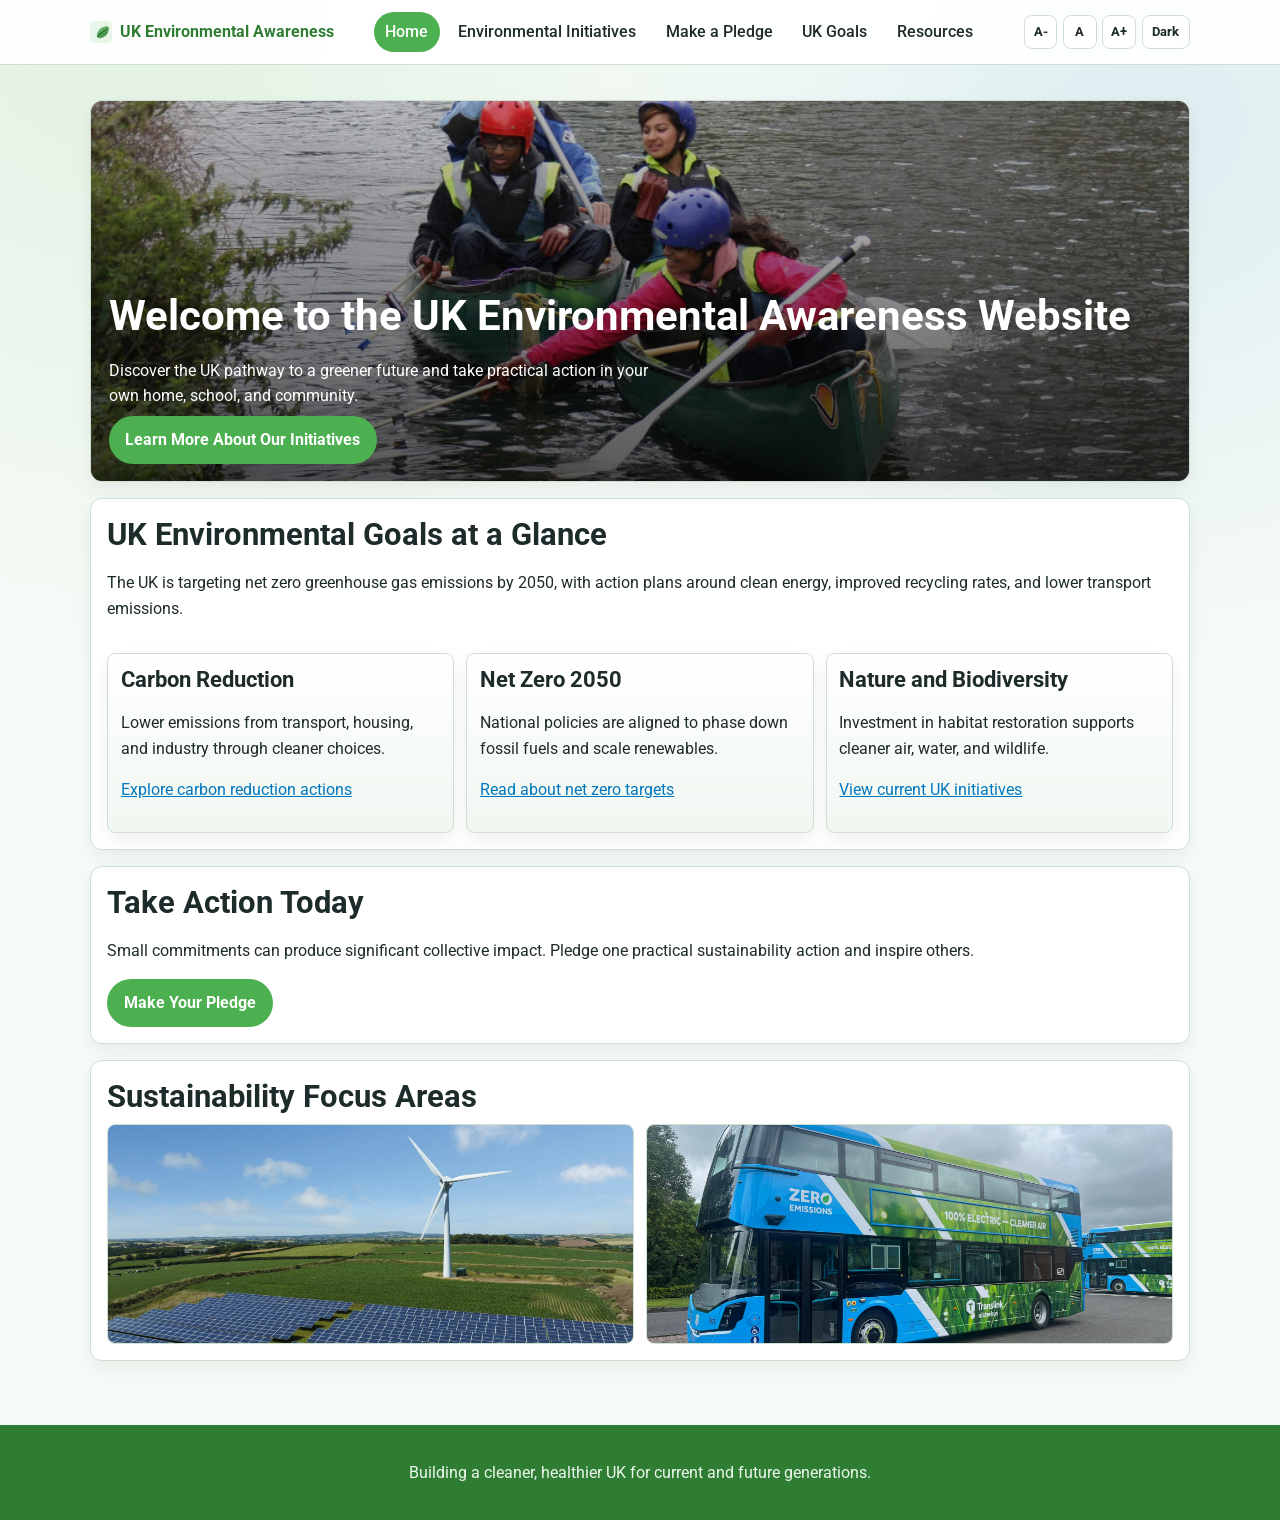
<file: index.html>
<!doctype html>
<html lang="en-GB">
  <head>
    <meta charset="UTF-8" />
    <link rel="icon" type="image/svg+xml" href="images/favicon.svg" />
    <meta name="viewport" content="width=device-width, initial-scale=1.0" />
    <meta
      name="description"
      content="UK sustainability hub covering carbon goals, clean energy, environmental policies, recycling and net-zero action to help you make practical climate pledges."
    />
    <title>UK Environmental Awareness | Home</title>
    <link rel="preconnect" href="https://fonts.googleapis.com" />
    <link rel="preconnect" href="https://fonts.gstatic.com" crossorigin />
    <link
      href="https://fonts.googleapis.com/css2?family=Roboto:wght@400;500;700&display=swap"
      rel="stylesheet"
    />
    <link rel="stylesheet" href="css/styles.min.css" />
  </head>
  <body>
    <header>
      <div class="topbar">
        <p class="brand"><img src="images/favicon.svg" class="brand-icon" alt="" aria-hidden="true" /> UK Environmental Awareness</p>
        <nav aria-label="Main navigation">
          <button type="button" class="nav-toggle" aria-expanded="false" aria-controls="primary-navigation">Menu</button>
          <ul id="primary-navigation">
            <li><a href="index.html" aria-current="page">Home</a></li>
            <li><a href="initiatives.html">Environmental Initiatives</a></li>
            <li><a href="pledge.html">Make a Pledge</a></li>
            <li><a href="goals.html">UK Goals</a></li>
            <li><a href="resources.html">Resources</a></li>
          </ul>
        </nav>
        <div class="font-controls" aria-label="Text size controls">
          <button type="button" class="font-btn" data-font="down" aria-label="Decrease text size">A-</button>
          <button type="button" class="font-btn" data-font="default" aria-label="Reset text size">A</button>
          <button type="button" class="font-btn" data-font="up" aria-label="Increase text size">A+</button>
          <button type="button" class="theme-btn" id="theme-toggle" aria-pressed="false" aria-label="Switch to dark theme">Dark</button>
        </div>
      </div>
    </header>

    <main id="main-content">
      <section class="hero reveal" aria-labelledby="hero-title">
        <div
          class="hero-media"
          style="background-image: url('images/hero-uk-sustainability.jpg');"
          role="img"
          aria-label="Placeholder image for UK sustainability landscape and clean energy future"
        >
          <div class="hero-overlay">
            <h1 id="hero-title">Welcome to the UK Environmental Awareness Website</h1>
            <p>
              Discover the UK pathway to a greener future and take practical action in your own
              home, school, and community.
            </p>
            <p>
              <a class="cta-btn" href="initiatives.html">Learn More About Our Initiatives</a>
            </p>
          </div>
        </div>
      </section>

      <section class="reveal" aria-labelledby="overview-title">
        <h2 id="overview-title">UK Environmental Goals at a Glance</h2>
        <p>
          The UK is targeting net zero greenhouse gas emissions by 2050, with action plans around
          clean energy, improved recycling rates, and lower transport emissions.
        </p>
        <div class="grid-3">
          <article class="card">
            <h3>Carbon Reduction</h3>
            <p>Lower emissions from transport, housing, and industry through cleaner choices.</p>
            <p><a href="goals.html#carbon-reduction">Explore carbon reduction actions</a></p>
          </article>
          <article class="card">
            <h3>Net Zero 2050</h3>
            <p>National policies are aligned to phase down fossil fuels and scale renewables.</p>
            <p><a href="goals.html#net-zero">Read about net zero targets</a></p>
          </article>
          <article class="card">
            <h3>Nature and Biodiversity</h3>
            <p>Investment in habitat restoration supports cleaner air, water, and wildlife.</p>
            <p><a href="initiatives.html">View current UK initiatives</a></p>
          </article>
        </div>
      </section>

      <section class="reveal" aria-labelledby="action-title">
        <h2 id="action-title">Take Action Today</h2>
        <p>
          Small commitments can produce significant collective impact. Pledge one practical
          sustainability action and inspire others.
        </p>
        <a class="cta-btn" href="pledge.html">Make Your Pledge</a>
      </section>

      <section class="reveal" aria-labelledby="home-gallery-title">
        <h2 id="home-gallery-title">Sustainability Focus Areas</h2>
        <div class="image-grid">
          <img
            class="initiative-image"
            src="images/renewable-energy.jpg"
            alt="renewable energy projects in the UK including wind and solar"
            loading="lazy"
          />
          <img
            class="initiative-image"
            src="images/clean-transport.jpg"
            alt="Clean transport such as electric buses and cycling lanes"
            loading="lazy"
          />
        </div>
      </section>
    </main>

    <footer>
      <p>Building a cleaner, healthier UK for current and future generations.</p>
    </footer>

    <script src="js/script.min.js" defer></script>
  </body>
</html>







<!-- accessibility review checkpoint 12 -->

<!-- structure update checkpoint 15 -->

<!-- structure update checkpoint 20 -->
</file>
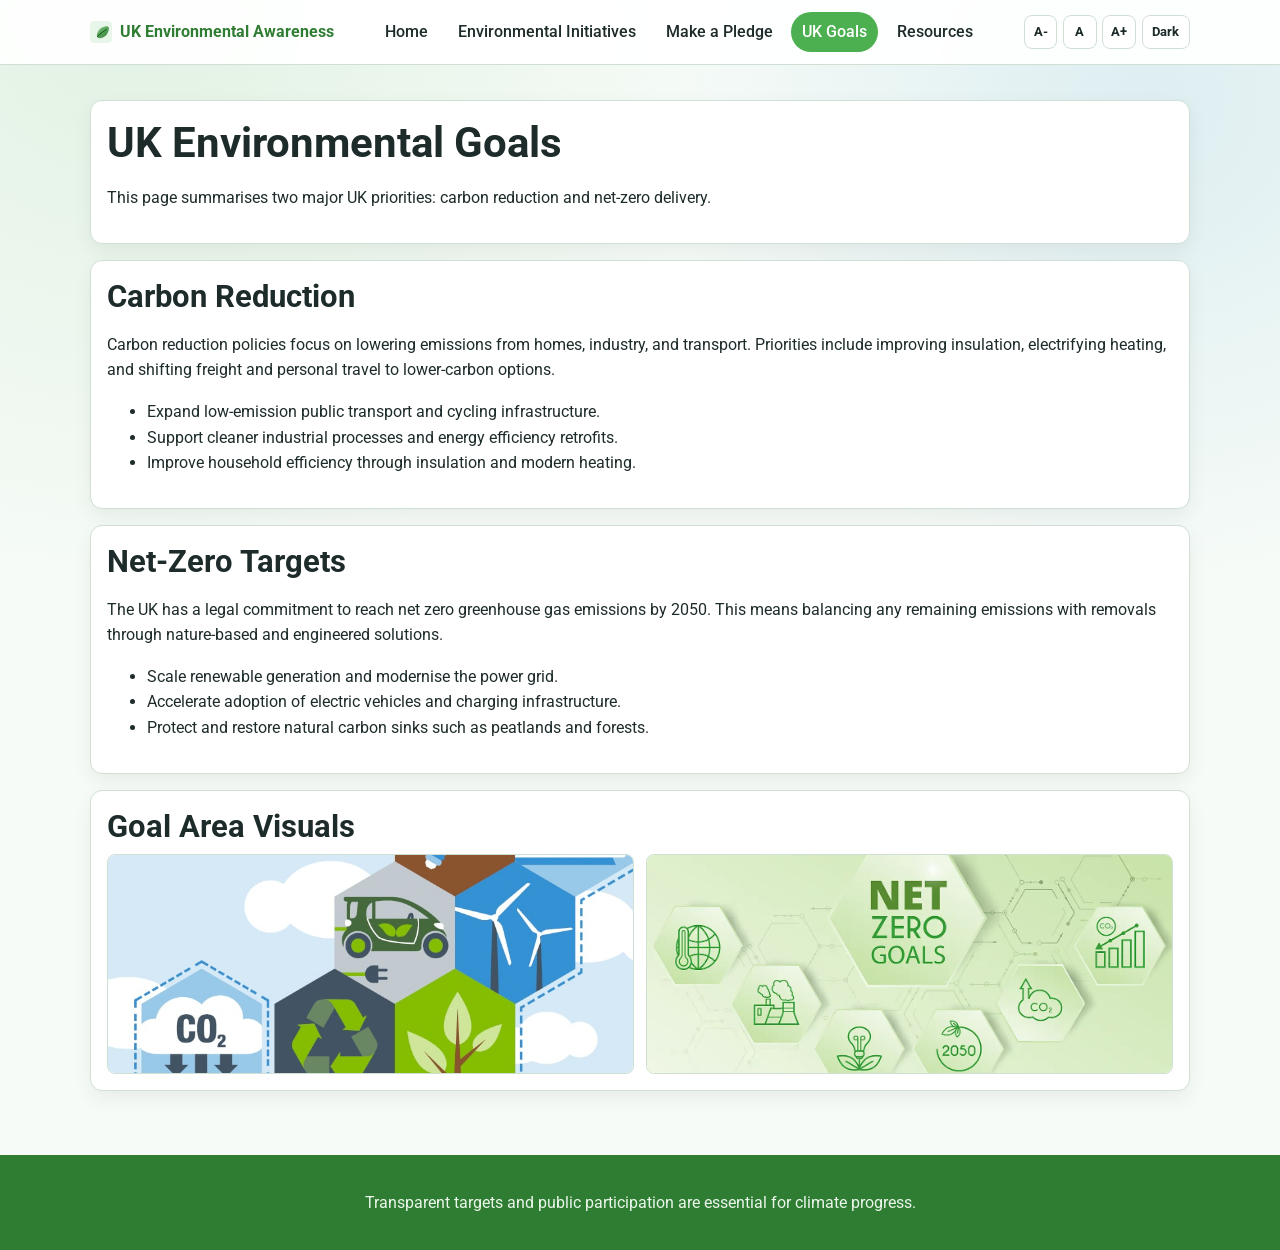
<file: goals.html>
<!doctype html>
<html lang="en-GB">
  <head>
    <meta charset="UTF-8" />
    <link rel="icon" type="image/svg+xml" href="images/favicon.svg" />
    <meta name="viewport" content="width=device-width, initial-scale=1.0" />
    <meta
      name="description"
      content="Detailed UK sustainability and carbon goals page covering clean energy, environmental policies, net-zero targets, carbon reduction pathways and climate action priorities."
    />
    <title>UK Environmental Awareness | UK Goals</title>
    <link rel="preconnect" href="https://fonts.googleapis.com" />
    <link rel="preconnect" href="https://fonts.gstatic.com" crossorigin />
    <link
      href="https://fonts.googleapis.com/css2?family=Roboto:wght@400;500;700&display=swap"
      rel="stylesheet"
    />
    <link rel="stylesheet" href="css/styles.min.css" />
  </head>
  <body>
    <header>
      <div class="topbar">
        <p class="brand"><img src="images/favicon.svg" class="brand-icon" alt="" aria-hidden="true" /> UK Environmental Awareness</p>
        <nav aria-label="Main navigation">
          <button type="button" class="nav-toggle" aria-expanded="false" aria-controls="primary-navigation">Menu</button>
          <ul id="primary-navigation">
            <li><a href="index.html">Home</a></li>
            <li><a href="initiatives.html">Environmental Initiatives</a></li>
            <li><a href="pledge.html">Make a Pledge</a></li>
            <li><a href="goals.html" aria-current="page">UK Goals</a></li>
            <li><a href="resources.html">Resources</a></li>
          </ul>
        </nav>
        <div class="font-controls" aria-label="Text size controls">
          <button type="button" class="font-btn" data-font="down" aria-label="Decrease text size">A-</button>
          <button type="button" class="font-btn" data-font="default" aria-label="Reset text size">A</button>
          <button type="button" class="font-btn" data-font="up" aria-label="Increase text size">A+</button>
          <button type="button" class="theme-btn" id="theme-toggle" aria-pressed="false" aria-label="Switch to dark theme">Dark</button>
        </div>
      </div>
    </header>

    <main id="main-content">
      <section class="reveal" aria-labelledby="goals-title">
        <h1 id="goals-title">UK Environmental Goals</h1>
        <p>
          This page summarises two major UK priorities: carbon reduction and net-zero delivery.
        </p>
      </section>

      <article id="carbon-reduction" class="reveal" aria-labelledby="carbon-heading">
        <h2 id="carbon-heading">Carbon Reduction</h2>
        <p>
          Carbon reduction policies focus on lowering emissions from homes, industry, and transport.
          Priorities include improving insulation, electrifying heating, and shifting freight and
          personal travel to lower-carbon options.
        </p>
        <ul>
          <li>Expand low-emission public transport and cycling infrastructure.</li>
          <li>Support cleaner industrial processes and energy efficiency retrofits.</li>
          <li>Improve household efficiency through insulation and modern heating.</li>
        </ul>
      </article>

      <article id="net-zero" class="reveal" aria-labelledby="netzero-heading">
        <h2 id="netzero-heading">Net-Zero Targets</h2>
        <p>
          The UK has a legal commitment to reach net zero greenhouse gas emissions by 2050. This
          means balancing any remaining emissions with removals through nature-based and engineered
          solutions.
        </p>
        <ul>
          <li>Scale renewable generation and modernise the power grid.</li>
          <li>Accelerate adoption of electric vehicles and charging infrastructure.</li>
          <li>Protect and restore natural carbon sinks such as peatlands and forests.</li>
        </ul>
      </article>

      <section class="reveal" aria-labelledby="goals-images-title">
        <h2 id="goals-images-title">Goal Area Visuals</h2>
        <div class="image-grid">
          <img
            class="initiative-image"
            src="images/goals-carbon-reduction.jpg"
            alt="carbon reduction efforts in homes and public infrastructure"
            loading="lazy"
          />
          <img
            class="initiative-image"
            src="images/goals-clean-energy.jpg"
            alt="Clean energy systems supporting UK net-zero goals"
            loading="lazy"
          />
        </div>
      </section>
    </main>

    <footer>
      <p>Transparent targets and public participation are essential for climate progress.</p>
    </footer>

    <script src="js/script.min.js" defer></script>
  </body>
</html>







<!-- structure update checkpoint 11 -->
</file>
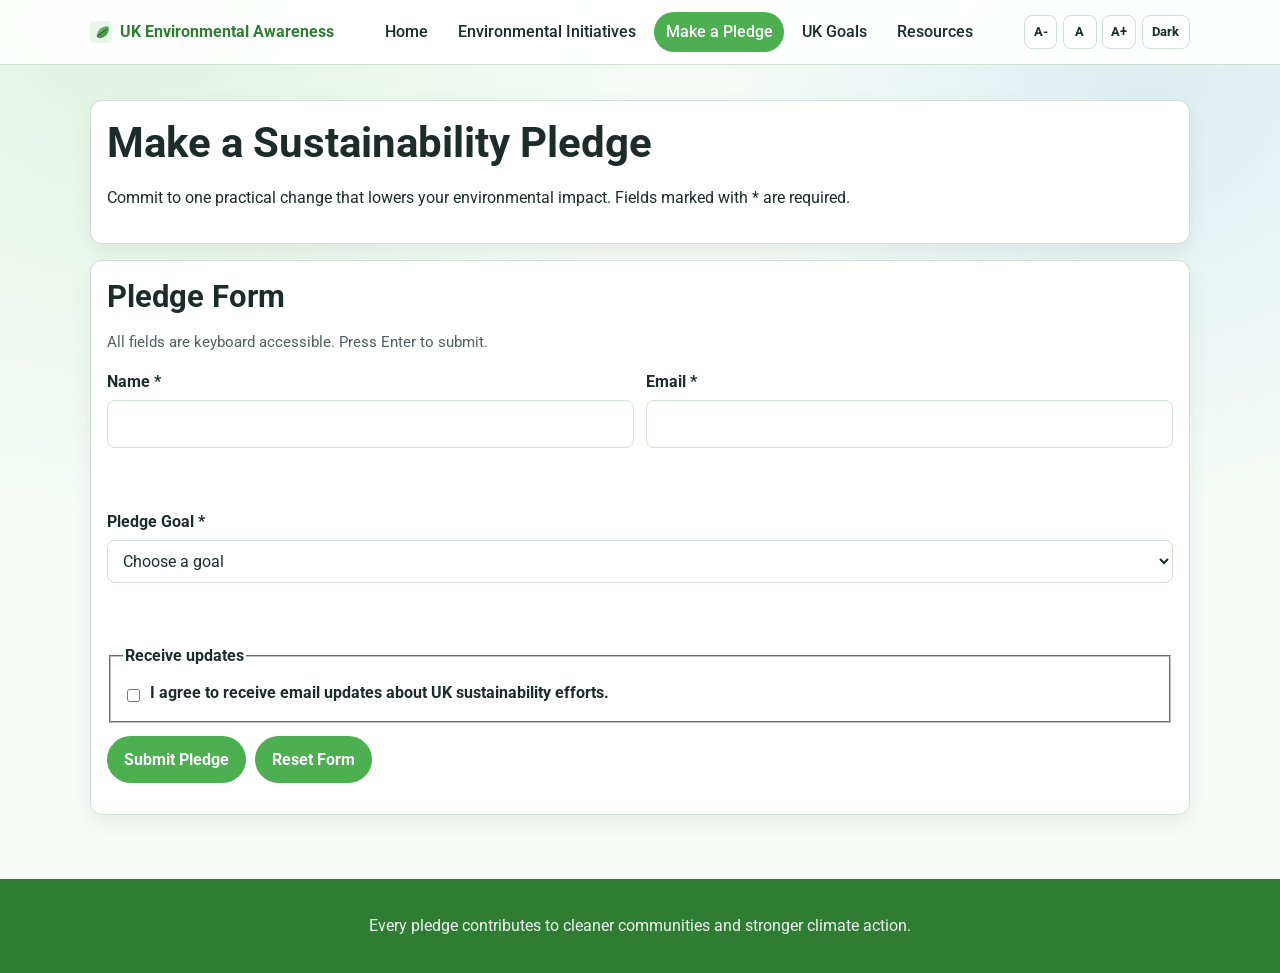
<file: pledge.html>
<!doctype html>
<html lang="en-GB">
  <head>
    <meta charset="UTF-8" />
    <link rel="icon" type="image/svg+xml" href="images/favicon.svg" />
    <meta name="viewport" content="width=device-width, initial-scale=1.0" />
    <meta
      name="description"
      content="Make a UK sustainability pledge linked to carbon goals, clean energy and environmental policies while supporting net-zero and low-carbon lifestyle actions."
    />
    <title>UK Environmental Awareness | Make a Pledge</title>
    <link rel="preconnect" href="https://fonts.googleapis.com" />
    <link rel="preconnect" href="https://fonts.gstatic.com" crossorigin />
    <link
      href="https://fonts.googleapis.com/css2?family=Roboto:wght@400;500;700&display=swap"
      rel="stylesheet"
    />
    <link rel="stylesheet" href="css/styles.min.css" />
  </head>
  <body>
    <header>
      <div class="topbar">
        <p class="brand"><img src="images/favicon.svg" class="brand-icon" alt="" aria-hidden="true" /> UK Environmental Awareness</p>
        <nav aria-label="Main navigation">
          <button type="button" class="nav-toggle" aria-expanded="false" aria-controls="primary-navigation">Menu</button>
          <ul id="primary-navigation">
            <li><a href="index.html">Home</a></li>
            <li><a href="initiatives.html">Environmental Initiatives</a></li>
            <li><a href="pledge.html" aria-current="page">Make a Pledge</a></li>
            <li><a href="goals.html">UK Goals</a></li>
            <li><a href="resources.html">Resources</a></li>
          </ul>
        </nav>
        <div class="font-controls" aria-label="Text size controls">
          <button type="button" class="font-btn" data-font="down" aria-label="Decrease text size">A-</button>
          <button type="button" class="font-btn" data-font="default" aria-label="Reset text size">A</button>
          <button type="button" class="font-btn" data-font="up" aria-label="Increase text size">A+</button>
          <button type="button" class="theme-btn" id="theme-toggle" aria-pressed="false" aria-label="Switch to dark theme">Dark</button>
        </div>
      </div>
    </header>

    <main id="main-content">
      <section class="reveal" aria-labelledby="pledge-title">
        <h1 id="pledge-title">Make a Sustainability Pledge</h1>
        <p>
          Commit to one practical change that lowers your environmental impact. Fields marked with
          * are required.
        </p>
      </section>

      <section class="reveal" aria-labelledby="form-title">
        <h2 id="form-title">Pledge Form</h2>

        <form id="pledge-form" novalidate aria-describedby="form-help">
          <p id="form-help" class="small">All fields are keyboard accessible. Press Enter to submit.</p>

          <div class="form-grid">
            <div class="form-field">
              <label for="name">Name *</label>
              <input type="text" id="name" name="name" autocomplete="name" required aria-required="true" />
              <p id="name-error" class="error" aria-live="polite"></p>
            </div>

            <div class="form-field">
              <label for="email">Email *</label>
              <input
                type="email"
                id="email"
                name="email"
                autocomplete="email"
                required
                aria-required="true"
              />
              <p id="email-error" class="error" aria-live="polite"></p>
            </div>

            <div class="form-field full">
              <label for="goal">Pledge Goal *</label>
              <select id="goal" name="goal" required aria-required="true">
                <option value="">Choose a goal</option>
                <option value="reduce-waste">Reduce Waste</option>
                <option value="public-transport">Use Public Transport</option>
                <option value="renewable-energy">Switch to Renewable Energy</option>
                <option value="save-energy">Reduce Home Energy Use</option>
              </select>
              <p id="goal-error" class="error" aria-live="polite"></p>
            </div>

            <fieldset class="form-field full">
              <legend>Receive updates</legend>
              <div class="checkbox-row">
                <input type="checkbox" id="updates" name="updates" />
                <label for="updates">I agree to receive email updates about UK sustainability efforts.</label>
              </div>
            </fieldset>
          </div>
          <div class="form-actions">
            <input type="submit" value="Submit Pledge" />
            <button type="reset" id="reset-pledge">Reset Form</button>
          </div>
          <p id="form-status" class="small" aria-live="assertive"></p>
        </form>
      </section>
    </main>

    <footer>
      <p>Every pledge contributes to cleaner communities and stronger climate action.</p>
    </footer>

    <script src="js/script.min.js" defer></script>
  </body>
</html>







<!-- structure update checkpoint 3 -->

<!-- accessibility review checkpoint 4 -->

<!-- accessibility review checkpoint 16 -->

<!-- accessibility review checkpoint 19 -->

<!-- structure update checkpoint 23 -->
</file>
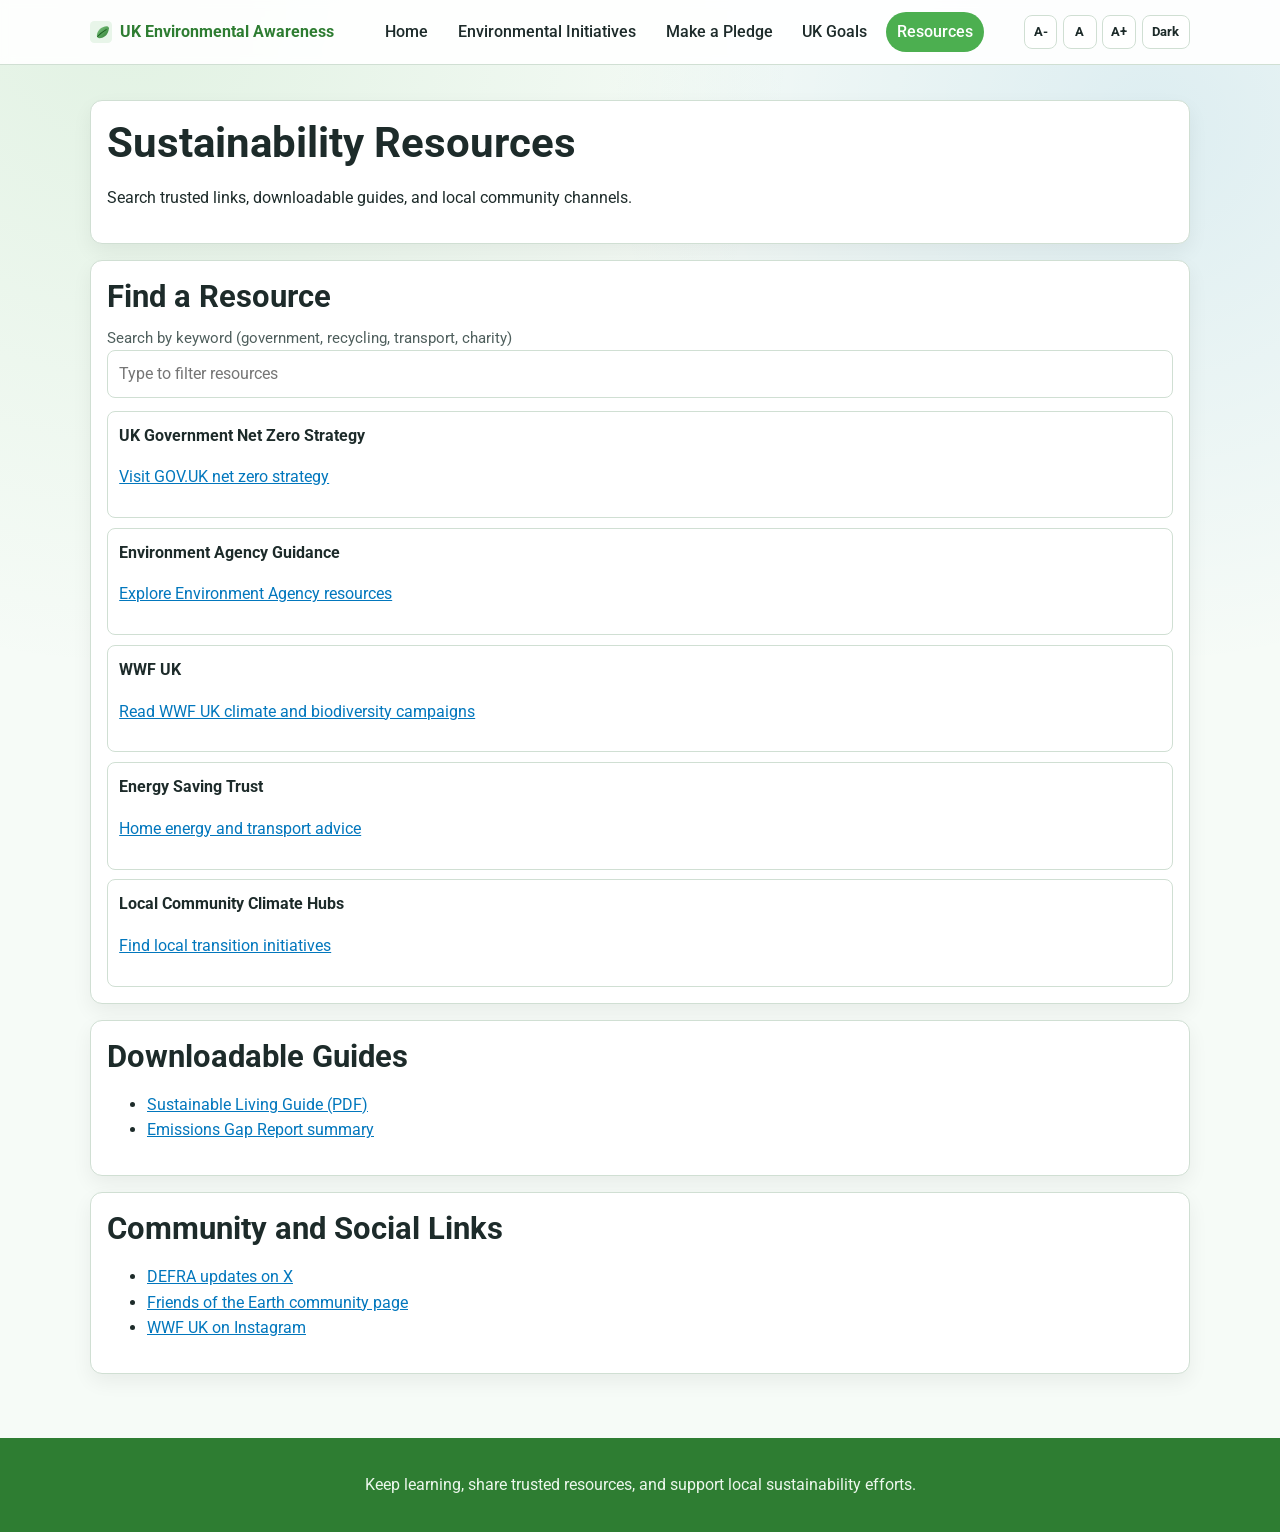
<file: resources.html>
<!doctype html>
<html lang="en-GB">
  <head>
    <meta charset="UTF-8" />
    <link rel="icon" type="image/svg+xml" href="images/favicon.svg" />
    <meta name="viewport" content="width=device-width, initial-scale=1.0" />
    <meta
      name="description"
      content="Discover UK sustainability resources on carbon goals, clean energy, environmental policies, recycling guidance and community pathways toward net-zero action."
    />
    <title>UK Environmental Awareness | Resources</title>
    <link rel="preconnect" href="https://fonts.googleapis.com" />
    <link rel="preconnect" href="https://fonts.gstatic.com" crossorigin />
    <link
      href="https://fonts.googleapis.com/css2?family=Roboto:wght@400;500;700&display=swap"
      rel="stylesheet"
    />
    <link rel="stylesheet" href="css/styles.min.css" />
  </head>
  <body>
    <header>
      <div class="topbar">
        <p class="brand"><img src="images/favicon.svg" class="brand-icon" alt="" aria-hidden="true" /> UK Environmental Awareness</p>
        <nav aria-label="Main navigation">
          <button type="button" class="nav-toggle" aria-expanded="false" aria-controls="primary-navigation">Menu</button>
          <ul id="primary-navigation">
            <li><a href="index.html">Home</a></li>
            <li><a href="initiatives.html">Environmental Initiatives</a></li>
            <li><a href="pledge.html">Make a Pledge</a></li>
            <li><a href="goals.html">UK Goals</a></li>
            <li><a href="resources.html" aria-current="page">Resources</a></li>
          </ul>
        </nav>
        <div class="font-controls" aria-label="Text size controls">
          <button type="button" class="font-btn" data-font="down" aria-label="Decrease text size">A-</button>
          <button type="button" class="font-btn" data-font="default" aria-label="Reset text size">A</button>
          <button type="button" class="font-btn" data-font="up" aria-label="Increase text size">A+</button>
          <button type="button" class="theme-btn" id="theme-toggle" aria-pressed="false" aria-label="Switch to dark theme">Dark</button>
        </div>
      </div>
    </header>

    <main id="main-content">
      <section class="reveal" aria-labelledby="resources-title">
        <h1 id="resources-title">Sustainability Resources</h1>
        <p>Search trusted links, downloadable guides, and local community channels.</p>
      </section>

      <section class="reveal" aria-labelledby="search-title">
        <h2 id="search-title">Find a Resource</h2>
        <label for="resource-search" class="small">Search by keyword (government, recycling, transport, charity)</label>
        <input type="search" id="resource-search" placeholder="Type to filter resources" aria-label="Search resources" />

        <ul class="resource-list" aria-live="polite">
          <li class="resource-item">
            <strong>UK Government Net Zero Strategy</strong>
            <p><a href="https://www.gov.uk/government/publications/net-zero-strategy" target="_blank" rel="noopener noreferrer">Visit GOV.UK net zero strategy</a></p>
          </li>
          <li class="resource-item">
            <strong>Environment Agency Guidance</strong>
            <p><a href="https://www.gov.uk/government/organisations/environment-agency" target="_blank" rel="noopener noreferrer">Explore Environment Agency resources</a></p>
          </li>
          <li class="resource-item">
            <strong>WWF UK</strong>
            <p><a href="https://www.wwf.org.uk" target="_blank" rel="noopener noreferrer">Read WWF UK climate and biodiversity campaigns</a></p>
          </li>
          <li class="resource-item">
            <strong>Energy Saving Trust</strong>
            <p><a href="https://energysavingtrust.org.uk" target="_blank" rel="noopener noreferrer">Home energy and transport advice</a></p>
          </li>
          <li class="resource-item">
            <strong>Local Community Climate Hubs</strong>
            <p><a href="https://www.transitionnetwork.org" target="_blank" rel="noopener noreferrer">Find local transition initiatives</a></p>
          </li>
        </ul>
      </section>

      <section class="reveal" aria-labelledby="downloads-title">
        <h2 id="downloads-title">Downloadable Guides</h2>
        <ul>
          <li><a href="https://www.nottingham.ac.uk/sustainability/documents/getinvolved/sustainablelivingguide.pdf" target="_blank" rel="noopener noreferrer">Sustainable Living Guide (PDF)</a></li>
          <li><a href="https://wedocs.unep.org/rest/api/core/bitstreams/4830e1a8-14c0-44a5-a066-cdd2ba5b3e10/content" target="_blank" rel="noopener noreferrer">Emissions Gap Report summary</a></li>
        </ul>
      </section>

      <section class="reveal" aria-labelledby="social-title">
        <h2 id="social-title">Community and Social Links</h2>
        <ul>
          <li><a href="https://x.com/DefraGovUK" target="_blank" rel="noopener noreferrer">DEFRA updates on X</a></li>
          <li><a href="https://www.facebook.com/friendsoftheearth" target="_blank" rel="noopener noreferrer">Friends of the Earth community page</a></li>
          <li><a href="https://www.instagram.com/wwf_uk/" target="_blank" rel="noopener noreferrer">WWF UK on Instagram</a></li>
        </ul>
      </section>
    </main>

    <footer>
      <p>Keep learning, share trusted resources, and support local sustainability efforts.</p>
    </footer>

    <script src="js/script.min.js" defer></script>
  </body>
</html>







<!-- accessibility review checkpoint 8 -->
</file>
<file: css/styles.min.css>
:root { --bg: #f6fbf7; --surface: #ffffff; --surface-soft: #f0f7f1; --text: #1d2b2a; --muted: #4f5f5d; --primary: #4caf50; --primary-dark: #2e7d32; --secondary: #0277bd; --secondary-soft: #e7f3fb; --highlight: #ffeb3b; --border: #d0dfd3; --error: #b00020; --ok-bg: #e8f7eb; --ok-border: #8ccf95; --ok-text: #1e5f28; --radius-sm: 8px; --radius-md: 12px; --container: min(1100px, 92vw); --shadow: 0 8px 20px rgba(0, 0, 0, 0.06); --transition: 220ms ease; font-size: 100%; } :root[data-theme="dark"] { --bg: #0f1714; --surface: #16211d; --surface-soft: #1d2b26; --text: #e5efe8; --muted: #b8c7be; --primary: #66bb6a; --primary-dark: #3f9d52; --secondary: #4fc3f7; --secondary-soft: #163746; --highlight: #ffd54f; --border: #33453d; --error: #ff7b9c; --ok-bg: #1b3023; --ok-border: #3f9d52; --ok-text: #c7f2cf; --shadow: 0 8px 24px rgba(0, 0, 0, 0.35); } * { box-sizing: border-box; } html, body { margin: 0; padding: 0; } body { font-family: "Roboto", Arial, Helvetica, sans-serif; line-height: 1.6; color: var(--text); background: radial-gradient(circle at 10% 0%, rgba(76, 175, 80, 0.12), transparent 35%), radial-gradient(circle at 90% 8%, rgba(2, 119, 189, 0.1), transparent 30%), var(--bg); } a { color: var(--secondary); } a:hover, a:focus-visible { text-decoration: none; } .skip-link { position: absolute; left: -999px; top: 0; background: #fff; color: #000; border: 2px solid #000; padding: 0.6rem 0.9rem; z-index: 1000; } .skip-link:focus { left: 0.5rem; top: 0.5rem; } header { position: sticky; top: 0; z-index: 50; background: color-mix(in srgb, var(--surface) 92%, transparent); border-bottom: 1px solid var(--border); backdrop-filter: blur(4px); } .topbar { width: var(--container); margin: 0 auto; padding: 0.75rem 0; display: flex; flex-wrap: wrap; align-items: center; justify-content: space-between; gap: 0.7rem; } .brand { margin: 0; display: inline-flex; align-items: center; gap: 0.5rem; font-size: 1rem; font-weight: 700; color: var(--primary-dark); } .brand-icon { width: 1.4rem; height: 1.4rem; flex: 0 0 auto; } nav ul { margin: 0; padding: 0; list-style: none; display: flex; flex-wrap: wrap; gap: 0.45rem; } .nav-toggle { display: none; } nav a { display: inline-block; text-decoration: none; padding: 0.45rem 0.7rem; border-radius: 999px; color: var(--text); font-weight: 500; transition: background-color var(--transition), color var(--transition); } nav a:hover, nav a:focus-visible, nav a[aria-current="page"] { background: var(--primary); color: #fff; text-decoration: none; } nav a:hover{ text-decoration: none !important; } .font-controls { display: inline-flex; gap: 0.35rem; } .font-btn { border: 1px solid var(--border); border-radius: var(--radius-sm); background: var(--surface); color: var(--text); min-width: 2.1rem; font-size: 0.82rem; font-weight: 700; padding: 0.35rem 0.5rem; cursor: pointer; } .theme-btn { border: 1px solid var(--border); border-radius: var(--radius-sm); background: var(--surface); color: var(--text); font-size: 0.82rem; font-weight: 700; padding: 0.35rem 0.6rem; cursor: pointer; } .theme-btn:hover, .theme-btn:focus-visible { border-color: var(--primary); } .font-btn:hover, .font-btn:focus-visible { border-color: var(--primary); } main { width: var(--container); margin: 0 auto; padding: 1rem 0 2.8rem; } section, article { margin-top: 1rem; border-radius: var(--radius-md); border: 1px solid var(--border); background: var(--surface); box-shadow: var(--shadow); padding: 1rem; } .hero { padding: 0; overflow: hidden; } .hero-media { min-height: 320px; background-size: cover; background-position: center; } .hero-overlay { min-height: 320px; display: grid; align-content: end; gap: 0.45rem; padding: 1.1rem; color: #fff; background: linear-gradient(to top, rgba(0, 0, 0, 0.66), rgba(0, 0, 0, 0.2)); } h1, h2, h3 { line-height: 1.25; margin: 0 0 0.55rem; } h1 { font-size: clamp(1.75rem, 4.9vw, 2.6rem); } h2 { font-size: clamp(1.35rem, 3.8vw, 1.95rem); } h3 { font-size: clamp(1.08rem, 3vw, 1.35rem); } .hero p { margin: 0; max-width: 60ch; } .cta-btn, button, input[type="submit"] { border: 0; border-radius: 999px; background: var(--primary); color: #fff; font: inherit; font-weight: 700; text-decoration: none; display: inline-block; padding: 0.68rem 1.05rem; cursor: pointer; transition: transform var(--transition), filter var(--transition); } .cta-btn:hover, .cta-btn:focus-visible, button:hover, button:focus-visible, input[type="submit"]:hover, input[type="submit"]:focus-visible { transform: translateY(-1px); filter: brightness(1.04); } .grid-3 { margin-top: 0.8rem; display: grid; gap: 0.75rem; grid-template-columns: 1fr; } .card { border: 1px solid var(--border); border-radius: var(--radius-sm); background: linear-gradient(180deg, #ffffff00, var(--surface-soft)); padding: 0.8rem; } .image-grid { display: grid; grid-template-columns: 1fr; gap: 0.7rem; } .initiative-image { width: 100%; height: 220px; object-fit: cover; border-radius: var(--radius-sm); border: 1px solid var(--border); } .stat { color: var(--primary-dark); font-weight: 700; font-size: 1.15rem; margin-top: 0.35rem; } .reveal { opacity: 0; transform: translateY(14px); transition: opacity 450ms ease, transform 450ms ease; } .reveal.visible { opacity: 1; transform: translateY(0); } .accordion-item { border: 1px solid var(--border); border-radius: var(--radius-sm); background: var(--surface); overflow: hidden; margin-bottom: 0.7rem; } .accordion-trigger { width: 100%; text-align: left; border-radius: 0; background: var(--surface-soft); color: var(--text); } .accordion-panel { max-height: 0; overflow: hidden; padding: 0 0.9rem; transition: max-height 350ms ease, padding 350ms ease; } .accordion-item.open .accordion-panel { max-height: 430px; padding: 0.8rem 0.9rem; } .tab-list { display: flex; flex-wrap: wrap; gap: 0.45rem; margin-bottom: 0.75rem; } .tab-btn { background: var(--surface-soft); color: var(--text); } .tab-btn[aria-selected="true"] { background: var(--primary); color: #fff; } .tab-panel { border: 1px solid var(--border); border-radius: var(--radius-sm); background: var(--surface); padding: 0.55rem; } .chart-box { position: relative; width: 100%; height: 260px; } .tab-panel[hidden] { display: none; } .form-grid { display: grid; grid-template-columns: 1fr; gap: 0.75rem; } .form-field label, fieldset legend { display: block; margin-bottom: 0.35rem; font-weight: 700; } input[type="text"], input[type="email"], input[type="search"], select { width: 100%; border: 1px solid var(--border); border-radius: var(--radius-sm); background: var(--surface); color: var(--text); font: inherit; padding: 0.62rem 0.68rem; } .checkbox-row { display: flex; align-items: center; gap: 0.45rem; } .form-actions { margin-top: 0.8rem; display: flex; flex-wrap: wrap; gap: 0.6rem; } .error { min-height: 1.2rem; color: var(--error); font-size: 0.92rem; } .confirmation { margin-top: 0.8rem; border: 1px solid var(--ok-border); border-radius: var(--radius-sm); background: var(--ok-bg); color: var(--ok-text); font-weight: 700; padding: 0.8rem; } .resource-list { margin: 0.8rem 0 0; list-style: none; padding: 0; display: grid; gap: 0.6rem; } .resource-item { border: 1px solid var(--border); border-radius: var(--radius-sm); background: var(--surface); padding: 0.7rem; } .small { color: var(--muted); font-size: 0.93rem; } input:focus-visible, select:focus-visible, button:focus-visible, a:focus-visible { outline: 3px solid var(--highlight); outline-offset: 2px; } footer { margin-top: 1.2rem; background: var(--primary-dark); color: #ecf7ec; text-align: center; padding: 1.15rem; } @media (min-width: 680px) { .hero-media, .hero-overlay { min-height: 380px; } .grid-3 { grid-template-columns: repeat(3, 1fr); } .image-grid { grid-template-columns: repeat(2, 1fr); } .form-grid { grid-template-columns: repeat(2, 1fr); } .chart-box { height: 300px; } .form-field.full { grid-column: 1 / -1; } } @media (max-width: 679px) { nav { width: 100%; } .nav-toggle { display: inline-block; margin-bottom: 0.5rem; border-radius: var(--radius-sm); border: 1px solid var(--border); background: var(--surface); color: var(--text); font-size: 0.9rem; font-weight: 700; padding: 0.45rem 0.7rem; cursor: pointer; } .nav-toggle:hover, .nav-toggle:focus-visible { border-color: var(--primary); } nav ul { display: none; flex-direction: column; gap: 0.3rem; border: 1px solid var(--border); border-radius: var(--radius-sm); background: var(--surface); padding: 0.4rem; } nav.open ul { display: flex; } nav a { width: 100%; } } @media (min-width: 960px) { main { padding-top: 1.2rem; } }
</file>
